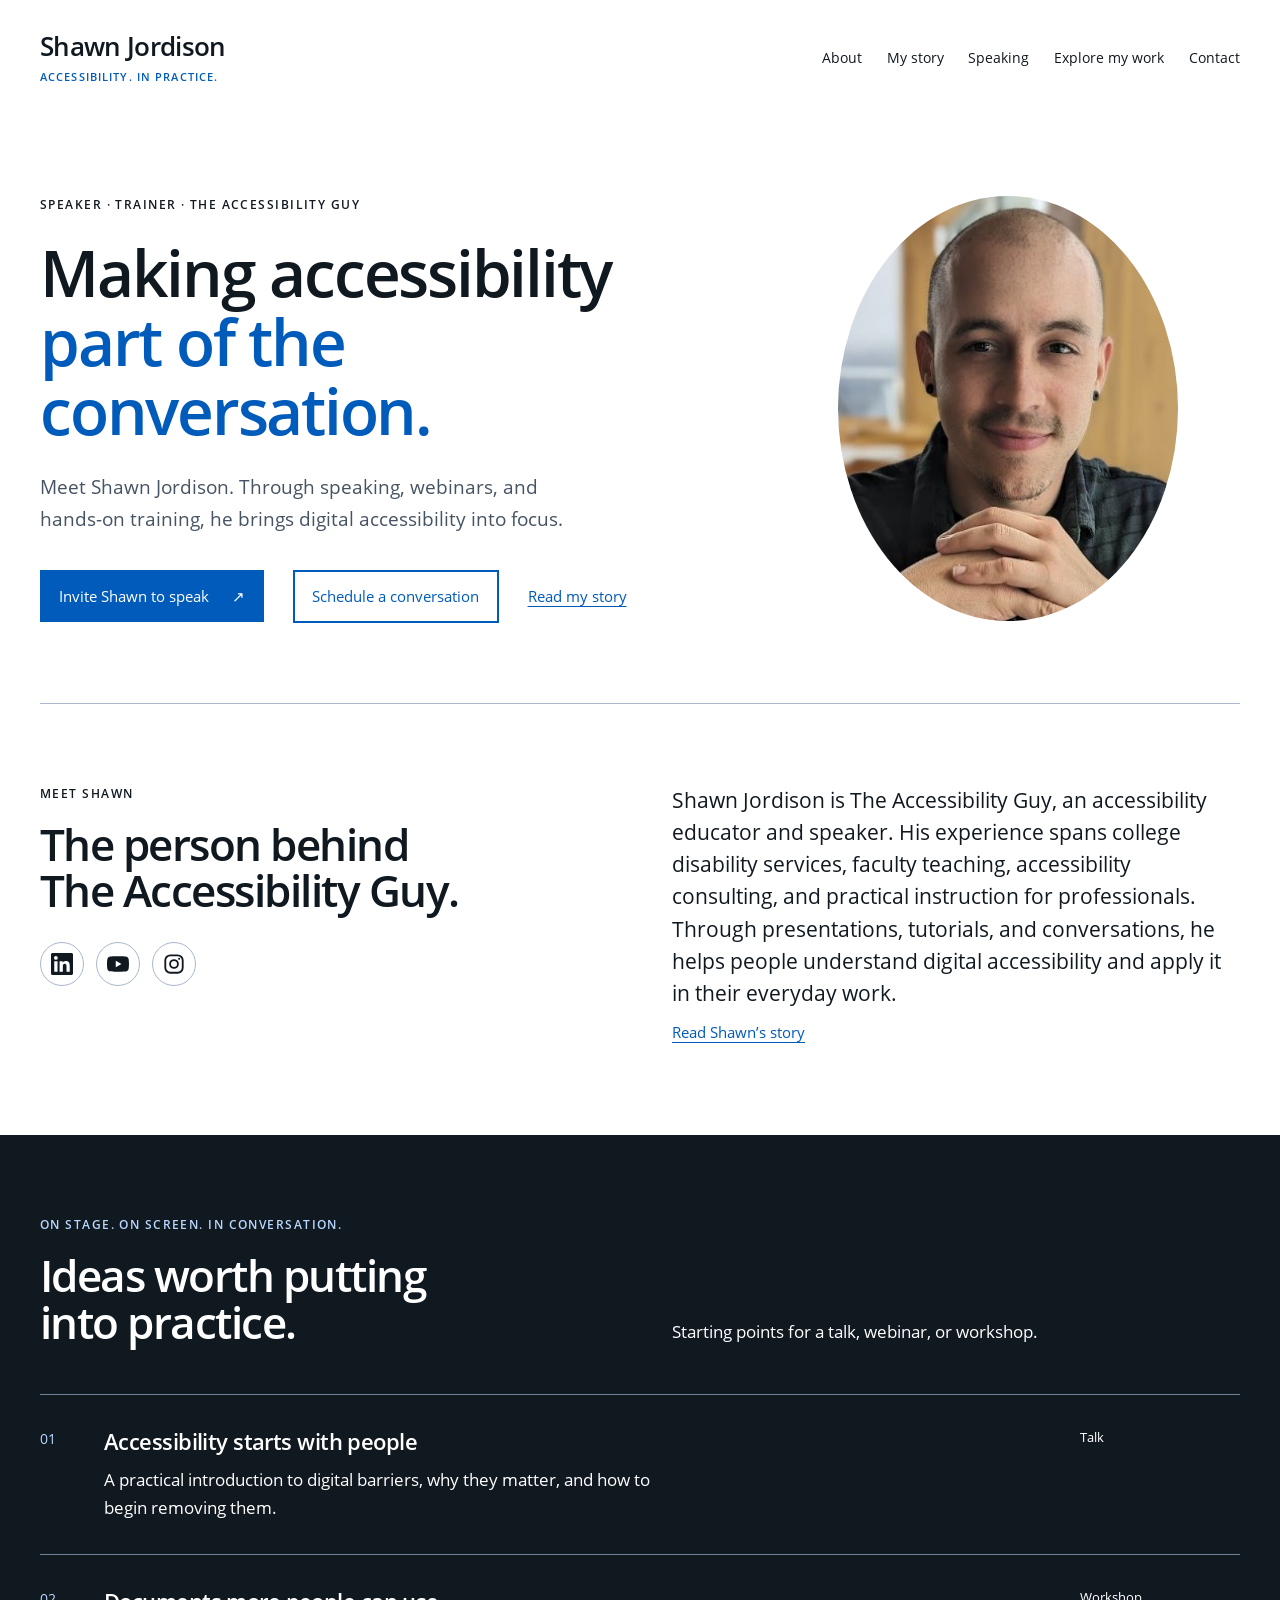
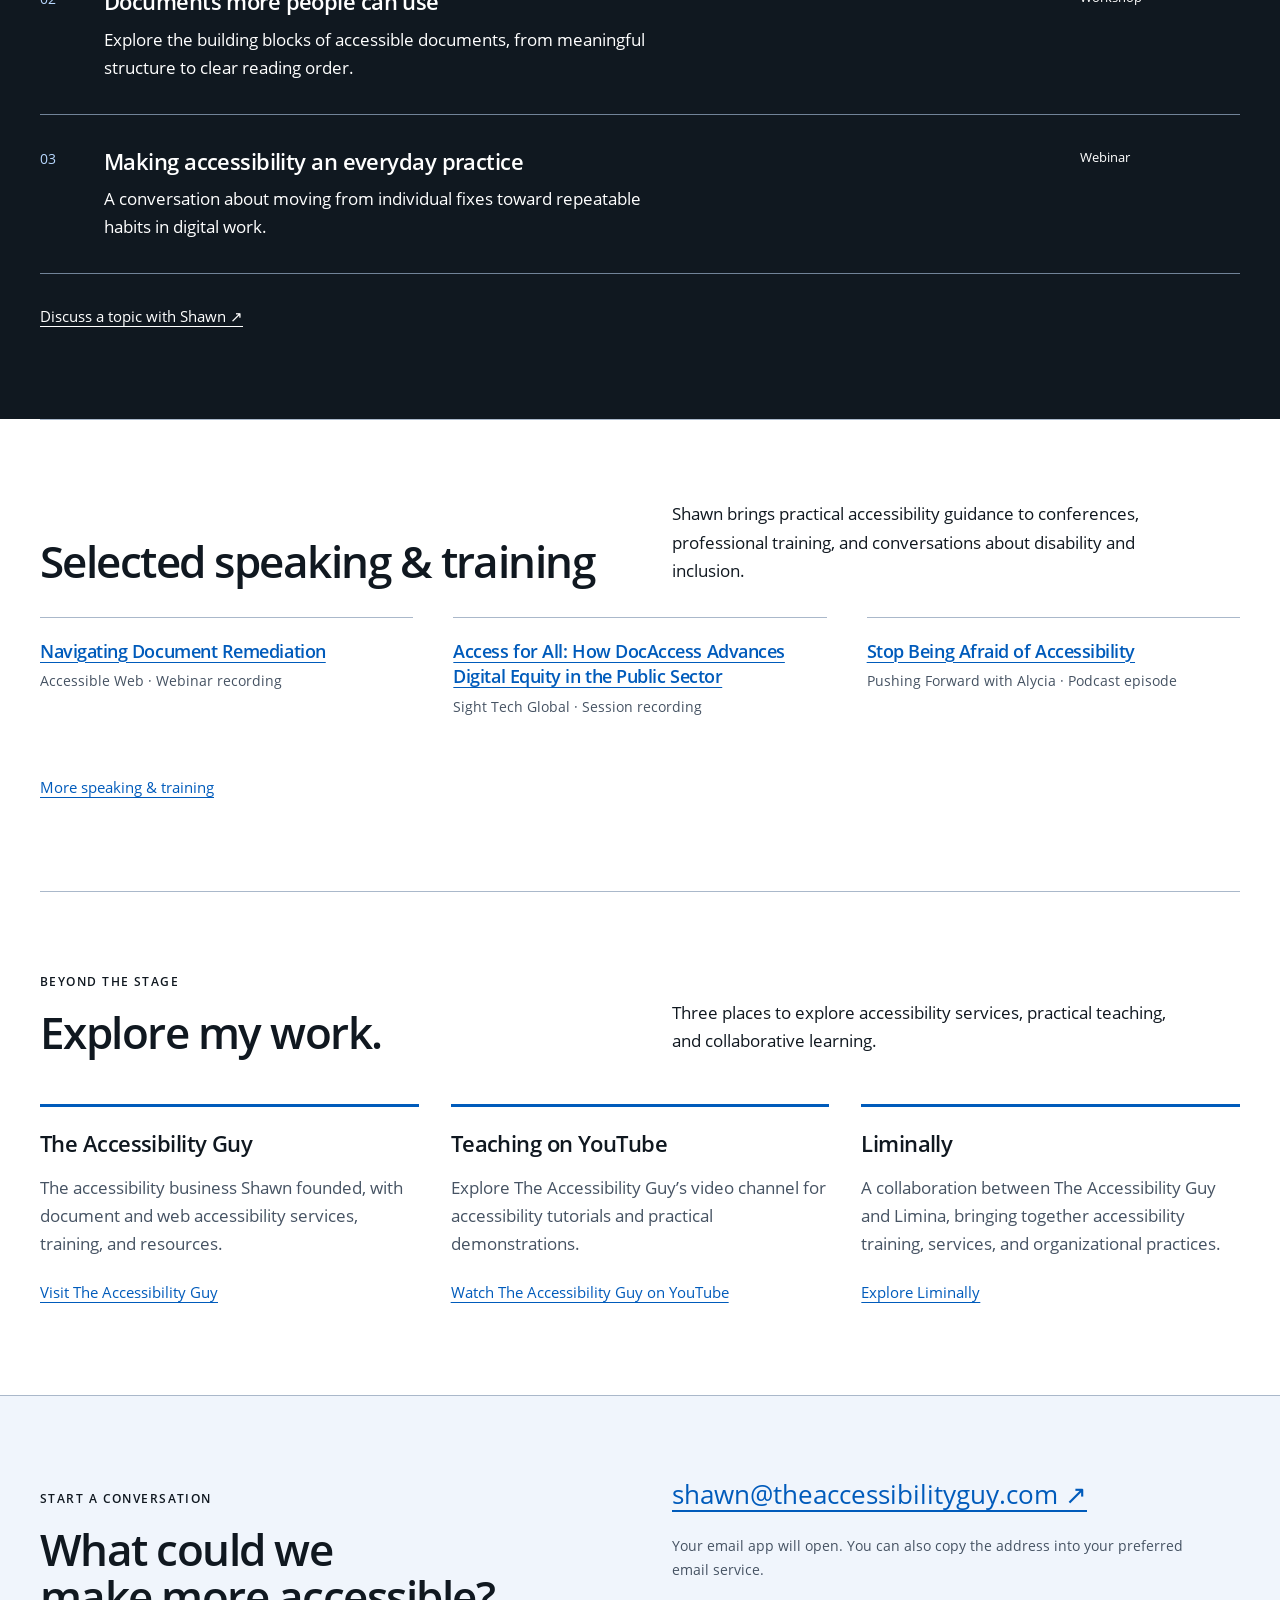
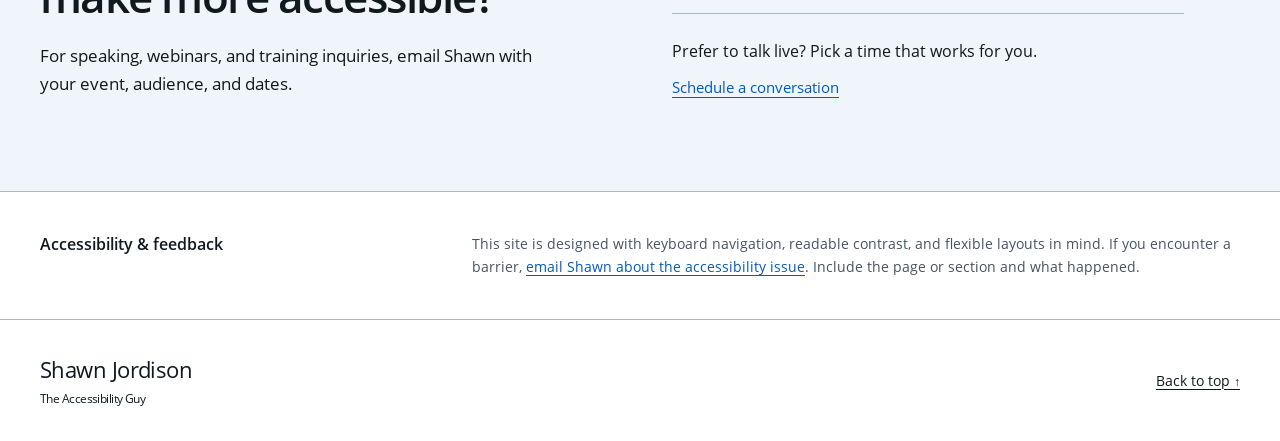
<file: index.html>
<!doctype html>
<html lang="en">
<head>
  <meta charset="utf-8">
  <meta name="viewport" content="width=device-width, initial-scale=1">
  <meta name="description" content="Meet Shawn Jordison, The Accessibility Guy. Explore speaking, training, and conversations about digital accessibility.">
  <title>Shawn Jordison | Accessibility speaker &amp; trainer</title>
  <link rel="stylesheet" href="styles.css">
  <link rel="canonical" href="https://shawnjordison.com/">
  <meta property="og:type" content="website">
  <meta property="og:site_name" content="Shawn Jordison">
  <meta property="og:locale" content="en_US">
  <meta property="og:url" content="https://shawnjordison.com/">
  <meta property="og:title" content="Shawn Jordison | Accessibility speaker &amp; trainer">
  <meta property="og:description" content="Meet Shawn Jordison, The Accessibility Guy. Explore speaking, training, and conversations about digital accessibility.">
  <meta property="og:image" content="https://shawnjordison.com/shawn-jordison-share.jpg">
  <meta property="og:image:type" content="image/jpeg">
  <meta property="og:image:width" content="1200">
  <meta property="og:image:height" content="630">
  <meta property="og:image:alt" content="Shawn Jordison, The Accessibility Guy, accessibility speaker and trainer. Includes his portrait and the address shawnjordison.com.">
  <meta name="twitter:card" content="summary_large_image">
  <meta name="twitter:title" content="Shawn Jordison | Accessibility speaker &amp; trainer">
  <meta name="twitter:description" content="Meet Shawn Jordison, The Accessibility Guy. Explore speaking, training, and conversations about digital accessibility.">
  <meta name="twitter:image" content="https://shawnjordison.com/shawn-jordison-share.jpg">
  <meta name="twitter:image:alt" content="Shawn Jordison, The Accessibility Guy, accessibility speaker and trainer. Includes his portrait and the address shawnjordison.com.">
  <link rel="icon" href="favicon.ico" sizes="any">
  <link rel="icon" type="image/png" href="icon-512.png">
  <link rel="apple-touch-icon" href="apple-touch-icon.png">
  <meta name="theme-color" content="#005bbb">
  <script type="application/ld+json">{"@context": "https://schema.org", "@type": "Person", "name": "Shawn Jordison", "alternateName": "The Accessibility Guy", "url": "https://shawnjordison.com/", "image": "https://shawnjordison.com/shawn-jordison.jpg", "jobTitle": "Accessibility speaker and trainer", "email": "mailto:shawn@theaccessibilityguy.com", "sameAs": ["https://www.linkedin.com/in/shawnjordison/", "https://www.youtube.com/channel/UCPO0yzGQJmAa290DjrByhwQ", "https://www.instagram.com/theaccessibilityguy/", "https://theaccessibilityguy.com/"], "worksFor": {"@type": "Organization", "name": "The Accessibility Guy", "url": "https://theaccessibilityguy.com/"}}</script>

</head>
<body>
  <a class="skip-link" href="#main">Skip to main content</a>
  <header class="site-header" id="top">
    <div class="shell header-inner">
      <a class="wordmark" href="#top">Shawn Jordison<span>Accessibility. In practice.</span></a>
      <nav aria-label="Main navigation">
        <ul><li><a href="#about">About</a></li><li><a href="story.html">My story</a></li><li><a href="#speaking">Speaking</a></li><li><a href="#projects">Explore my work</a></li><li><a href="#contact">Contact</a></li></ul>
      </nav>
    </div>
  </header>
  <main id="main" tabindex="-1">
    <section class="hero shell" aria-labelledby="hero-title">
      <div class="hero-copy">
        <p class="eyebrow">Speaker · Trainer · The Accessibility Guy</p>
        <h1 id="hero-title">Making accessibility <br><em>part of the conversation.</em></h1>
        <p class="intro">Meet Shawn Jordison. Through speaking, webinars, and hands-on training, he brings digital accessibility into focus.</p>
        <div class="actions"><a class="button" href="mailto:shawn@theaccessibilityguy.com">Invite Shawn to speak <span aria-hidden="true">↗</span></a><a class="button button-secondary" href="https://tidycal.com/shawnjordison0000">Schedule a conversation</a><a class="text-link" href="story.html">Read my story</a></div>
      </div>
      <figure class="portrait"><img src="shawn-jordison.jpg" alt="Shawn Jordison" width="527" height="420"></figure>
    </section>
    <section class="about section shell" id="about" aria-labelledby="about-title">
      <div><p class="eyebrow">Meet Shawn</p><h2 id="about-title">The person behind<br>The Accessibility Guy.</h2><ul class="social-links" aria-label="Social media"><li><a href="https://www.linkedin.com/in/shawnjordison/"><svg viewBox="0 0 24 24" width="24" height="24" aria-hidden="true" focusable="false" fill="currentColor"><path d="M20.45 20.45h-3.55v-5.57c0-1.33-.03-3.04-1.85-3.04-1.86 0-2.14 1.45-2.14 2.94v5.67H9.35V9h3.41v1.56h.05c.48-.9 1.64-1.85 3.37-1.85 3.6 0 4.27 2.37 4.27 5.46v6.28zM5.34 7.43a2.06 2.06 0 1 1 0-4.13 2.06 2.06 0 0 1 0 4.13zM7.12 20.45H3.56V9h3.56v11.45zM22.23 0H1.77C.79 0 0 .77 0 1.73v20.54C0 23.23.79 24 1.77 24h20.45c.98 0 1.78-.77 1.78-1.73V1.73C24 .77 23.2 0 22.22 0z"/></svg><span class="visually-hidden">Shawn Jordison on LinkedIn</span></a></li><li><a href="https://www.youtube.com/channel/UCPO0yzGQJmAa290DjrByhwQ"><svg viewBox="0 0 24 24" width="24" height="24" aria-hidden="true" focusable="false" fill="currentColor"><path d="M23.5 6.19a3.02 3.02 0 0 0-2.12-2.14C19.5 3.55 12 3.55 12 3.55s-7.5 0-9.38.5A3.02 3.02 0 0 0 .5 6.19C0 8.07 0 12 0 12s0 3.93.5 5.81a3.02 3.02 0 0 0 2.12 2.14c1.88.5 9.38.5 9.38.5s7.5 0 9.38-.5a3.02 3.02 0 0 0 2.12-2.14C24 15.93 24 12 24 12s0-3.93-.5-5.81zM9.55 15.57V8.43L15.82 12l-6.27 3.57z"/></svg><span class="visually-hidden">The Accessibility Guy on YouTube</span></a></li><li><a href="https://www.instagram.com/theaccessibilityguy/"><svg viewBox="0 0 24 24" width="24" height="24" aria-hidden="true" focusable="false" fill="none" stroke="currentColor" stroke-width="2"><rect x="2.5" y="2.5" width="19" height="19" rx="5.5"/><circle cx="12" cy="12" r="4.3"/><circle cx="17.6" cy="6.4" r="1.1" fill="currentColor" stroke="none"/></svg><span class="visually-hidden">The Accessibility Guy on Instagram</span></a></li></ul></div>
      <div class="section-copy"><p class="lead">Shawn Jordison is The Accessibility Guy, an accessibility educator and speaker. His experience spans college disability services, faculty teaching, accessibility consulting, and practical instruction for professionals. Through presentations, tutorials, and conversations, he helps people understand digital accessibility and apply it in their everyday work.</p><a class="text-link" href="story.html">Read Shawn’s story</a></div>
    </section>
    <section class="speaking section" id="speaking" aria-labelledby="speaking-title">
      <div class="shell"><div class="section-heading"><div><p class="eyebrow">On stage. On screen. In conversation.</p><h2 id="speaking-title">Ideas worth putting<br>into practice.</h2></div><p>Starting points for a talk, webinar, or workshop.</p></div>
        <ol class="topic-list">
          <li><div class="topic-number" aria-hidden="true">01</div><div><h3>Accessibility starts with people</h3><p>A practical introduction to digital barriers, why they matter, and how to begin removing them.</p></div><p class="format">Talk</p></li>
          <li><div class="topic-number" aria-hidden="true">02</div><div><h3>Documents more people can use</h3><p>Explore the building blocks of accessible documents, from meaningful structure to clear reading order.</p></div><p class="format">Workshop</p></li>
          <li><div class="topic-number" aria-hidden="true">03</div><div><h3>Making accessibility an everyday practice</h3><p>A conversation about moving from individual fixes toward repeatable habits in digital work.</p></div><p class="format">Webinar</p></li>
        </ol>
        <a class="text-link" href="mailto:shawn@theaccessibilityguy.com">Discuss a topic with Shawn <span aria-hidden="true">↗</span></a>
      </div>
    </section>
    <section class="section shell highlights" id="highlights" aria-labelledby="highlights-title">
      <div class="section-heading"><h2 id="highlights-title">Selected speaking &amp; training</h2><p>Shawn brings practical accessibility guidance to conferences, professional training, and conversations about disability and inclusion.</p></div>
      <ul class="talk-list"><li><h3><a href="https://youtu.be/S3RVaYy-4cs">Navigating Document Remediation</a></h3><p class="talk-meta">Accessible Web · Webinar recording</p></li><li><h3><a href="https://www.youtube.com/watch?v=0vKooROe-qs">Access for All: How DocAccess Advances Digital Equity in the Public Sector</a></h3><p class="talk-meta">Sight Tech Global · Session recording</p></li><li><h3><a href="https://podcasts.apple.com/us/podcast/stop-being-afraid-of-accessibility/id1693596344?i=1000768851243">Stop Being Afraid of Accessibility</a></h3><p class="talk-meta">Pushing Forward with Alycia · Podcast episode</p></li></ul>
      <a class="text-link" href="speaking.html">More speaking &amp; training</a>
    </section>
    <section class="section shell projects" id="projects" aria-labelledby="projects-title">
      <div class="section-heading"><div><p class="eyebrow">Beyond the stage</p><h2 id="projects-title">Explore my work.</h2></div><p>Three places to explore accessibility services, practical teaching, and collaborative learning.</p></div>
      <div class="project-grid">
        <article><h3>The Accessibility Guy</h3><p>The accessibility business Shawn founded, with document and web accessibility services, training, and resources.</p><a class="text-link" href="https://theaccessibilityguy.com/">Visit The Accessibility Guy</a></article>
        <article><h3>Teaching on YouTube</h3><p>Explore The Accessibility Guy’s video channel for accessibility tutorials and practical demonstrations.</p><a class="text-link" href="https://www.youtube.com/channel/UCPO0yzGQJmAa290DjrByhwQ">Watch The Accessibility Guy on YouTube</a></article>
        <article><h3>Liminally</h3><p>A collaboration between The Accessibility Guy and Limina, bringing together accessibility training, services, and organizational practices.</p><a class="text-link" href="https://liminally.academy/">Explore Liminally</a></article>
      </div>
    </section>
    <section class="contact section" id="contact" aria-labelledby="contact-title"><div class="shell contact-inner"><div><p class="eyebrow">Start a conversation</p><h2 id="contact-title">What could we<br>make more accessible?</h2><p>For speaking, webinars, and training inquiries, email Shawn with your event, audience, and dates.</p></div><div class="contact-details"><a class="email-link" href="mailto:shawn@theaccessibilityguy.com">shawn@theaccessibilityguy.com <span aria-hidden="true">↗</span></a><p>Your email app will open. You can also copy the address into your preferred email service.</p><p class="contact-alt">Prefer to talk live? Pick a time that works for you.</p><a class="text-link" href="https://tidycal.com/shawnjordison0000">Schedule a conversation</a></div></div></section>
    <section class="accessibility shell" aria-labelledby="accessibility-title"><h2 id="accessibility-title">Accessibility &amp; feedback</h2><p>This site is designed with keyboard navigation, readable contrast, and flexible layouts in mind. If you encounter a barrier, <a href="mailto:shawn@theaccessibilityguy.com?subject=Website%20accessibility%20feedback">email Shawn about the accessibility issue</a>. Include the page or section and what happened.</p></section>
  </main>
  <footer class="site-footer"><div class="shell footer-inner"><p>Shawn Jordison<span>The Accessibility Guy</span></p><a href="#top">Back to top <span aria-hidden="true">↑</span></a></div></footer>
</body>
</html>
</file>
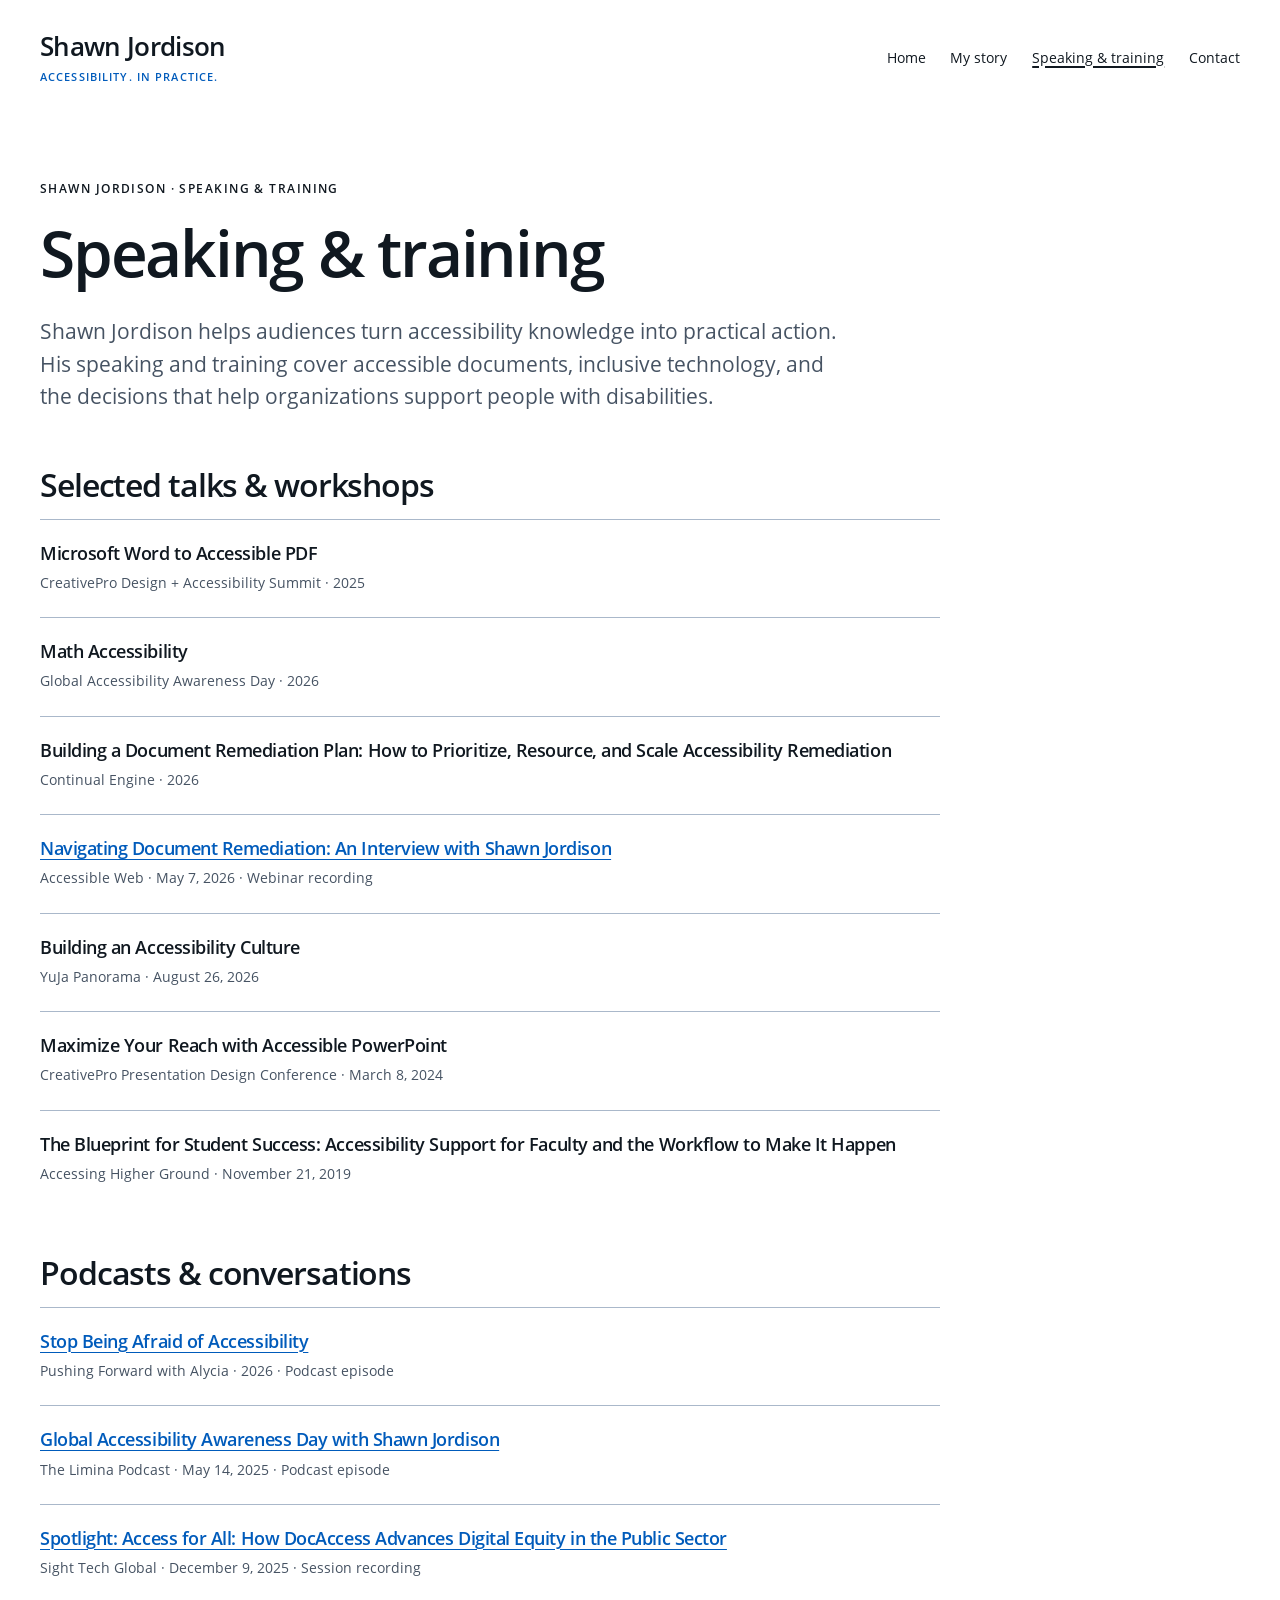
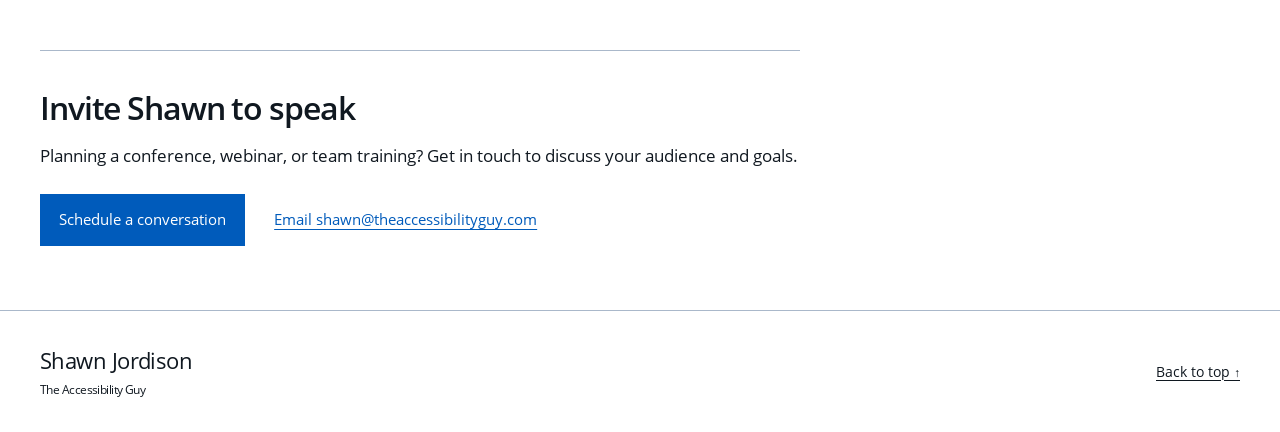
<file: speaking.html>
<!doctype html>
<html lang="en"><head><meta charset="utf-8"><meta name="viewport" content="width=device-width, initial-scale=1"><meta name="description" content="Selected talks, workshops, podcasts, and upcoming appearances by Shawn Jordison, The Accessibility Guy."><title>Speaking &amp; training | Shawn Jordison</title><link rel="stylesheet" href="styles.css">
  <link rel="canonical" href="https://shawnjordison.com/speaking.html">
  <meta property="og:type" content="website">
  <meta property="og:site_name" content="Shawn Jordison">
  <meta property="og:locale" content="en_US">
  <meta property="og:url" content="https://shawnjordison.com/speaking.html">
  <meta property="og:title" content="Speaking &amp; training | Shawn Jordison">
  <meta property="og:description" content="Selected talks, workshops, podcasts, and upcoming appearances by Shawn Jordison, The Accessibility Guy.">
  <meta property="og:image" content="https://shawnjordison.com/shawn-jordison-share.jpg">
  <meta property="og:image:type" content="image/jpeg">
  <meta property="og:image:width" content="1200">
  <meta property="og:image:height" content="630">
  <meta property="og:image:alt" content="Shawn Jordison, The Accessibility Guy, accessibility speaker and trainer. Includes his portrait and the address shawnjordison.com.">
  <meta name="twitter:card" content="summary_large_image">
  <meta name="twitter:title" content="Speaking &amp; training | Shawn Jordison">
  <meta name="twitter:description" content="Selected talks, workshops, podcasts, and upcoming appearances by Shawn Jordison, The Accessibility Guy.">
  <meta name="twitter:image" content="https://shawnjordison.com/shawn-jordison-share.jpg">
  <meta name="twitter:image:alt" content="Shawn Jordison, The Accessibility Guy, accessibility speaker and trainer. Includes his portrait and the address shawnjordison.com.">
  <link rel="icon" href="favicon.ico" sizes="any">
  <link rel="icon" type="image/png" href="icon-512.png">
  <link rel="apple-touch-icon" href="apple-touch-icon.png">
  <meta name="theme-color" content="#005bbb">
</head><body>
<a class="skip-link" href="#main">Skip to main content</a>
  <header class="site-header" id="top">
    <div class="shell header-inner">
      <a class="wordmark" href="index.html">Shawn Jordison<span>Accessibility. In practice.</span></a>
      <nav aria-label="Main navigation">
        <ul><li><a href="index.html">Home</a></li><li><a href="story.html">My story</a></li><li><a href="speaking.html" aria-current="page">Speaking &amp; training</a></li><li><a href="index.html#contact">Contact</a></li></ul>
      </nav>
    </div>
  </header>
<main id="main" tabindex="-1">
<div class="story shell speaking-page">
<header class="story-header"><p class="eyebrow">Shawn Jordison · Speaking &amp; training</p><h1>Speaking &amp; training</h1><p class="lead">Shawn Jordison helps audiences turn accessibility knowledge into practical action. His speaking and training cover accessible documents, inclusive technology, and the decisions that help organizations support people with disabilities.</p></header>
<section class="talk-section" aria-labelledby="talks-title"><h2 id="talks-title">Selected talks &amp; workshops</h2><ul class="talk-list"><li><h3>Microsoft Word to Accessible PDF</h3><p class="talk-meta">CreativePro Design + Accessibility Summit · 2025</p></li><li><h3>Math Accessibility</h3><p class="talk-meta">Global Accessibility Awareness Day · 2026</p></li><li><h3>Building a Document Remediation Plan: How to Prioritize, Resource, and Scale Accessibility Remediation</h3><p class="talk-meta">Continual Engine · 2026</p></li><li><h3><a href="https://youtu.be/S3RVaYy-4cs">Navigating Document Remediation: An Interview with Shawn Jordison</a></h3><p class="talk-meta">Accessible Web · May 7, 2026 · Webinar recording</p></li><li><h3>Building an Accessibility Culture</h3><p class="talk-meta">YuJa Panorama · August 26, 2026</p></li><li><h3>Maximize Your Reach with Accessible PowerPoint</h3><p class="talk-meta">CreativePro Presentation Design Conference · March 8, 2024</p></li><li><h3>The Blueprint for Student Success: Accessibility Support for Faculty and the Workflow to Make It Happen</h3><p class="talk-meta">Accessing Higher Ground · November 21, 2019</p></li></ul></section>
<section class="talk-section" aria-labelledby="podcasts-title"><h2 id="podcasts-title">Podcasts &amp; conversations</h2><ul class="talk-list"><li><h3><a href="https://podcasts.apple.com/us/podcast/stop-being-afraid-of-accessibility/id1693596344?i=1000768851243">Stop Being Afraid of Accessibility</a></h3><p class="talk-meta">Pushing Forward with Alycia · 2026 · Podcast episode</p></li><li><h3><a href="https://podcasts.apple.com/us/podcast/episode-14-global-accessibility-awareness-day-with/id1675388114?i=1000708526973">Global Accessibility Awareness Day with Shawn Jordison</a></h3><p class="talk-meta">The Limina Podcast · May 14, 2025 · Podcast episode</p></li><li><h3><a href="https://www.youtube.com/watch?v=0vKooROe-qs">Spotlight: Access for All: How DocAccess Advances Digital Equity in the Public Sector</a></h3><p class="talk-meta">Sight Tech Global · December 9, 2025 · Session recording</p></li></ul></section>
<section class="talk-section" id="upcoming" aria-labelledby="upcoming-title"><h2 id="upcoming-title">Upcoming appearances</h2><ul class="talk-list"><li data-until="2026-10-23T00:00:00-07:00"><h3>Building Better Word-to-PDF Accessibility Workflows</h3><p class="talk-meta">CreativePro Design + Accessibility Summit · October 22, 2026</p></li><li data-until="2026-11-20T00:00:00-08:00"><h3>Why Accessibility Training Fails—and What Actually Works</h3><p class="talk-meta">With Maria Taylor · Accessing Higher Ground · November 19, 2026</p></li></ul></section>
<section class="story-contact" aria-labelledby="invite-title"><h2 id="invite-title">Invite Shawn to speak</h2><p>Planning a conference, webinar, or team training? Get in touch to discuss your audience and goals.</p><div class="actions"><a class="button" href="https://tidycal.com/shawnjordison0000">Schedule a conversation</a><a class="text-link" href="mailto:shawn@theaccessibilityguy.com">Email shawn@theaccessibilityguy.com</a></div></section>
</div>
</main>
<script>(function(){var n=Date.now();document.querySelectorAll("[data-until]").forEach(function(li){if(n>=Date.parse(li.getAttribute("data-until")))li.remove()});var u=document.getElementById("upcoming");if(u&&!u.querySelector("li"))u.remove()})();</script>
<footer class="site-footer"><div class="shell footer-inner"><p>Shawn Jordison<span>The Accessibility Guy</span></p><a href="#top">Back to top <span aria-hidden="true">↑</span></a></div></footer></body></html>
</file>
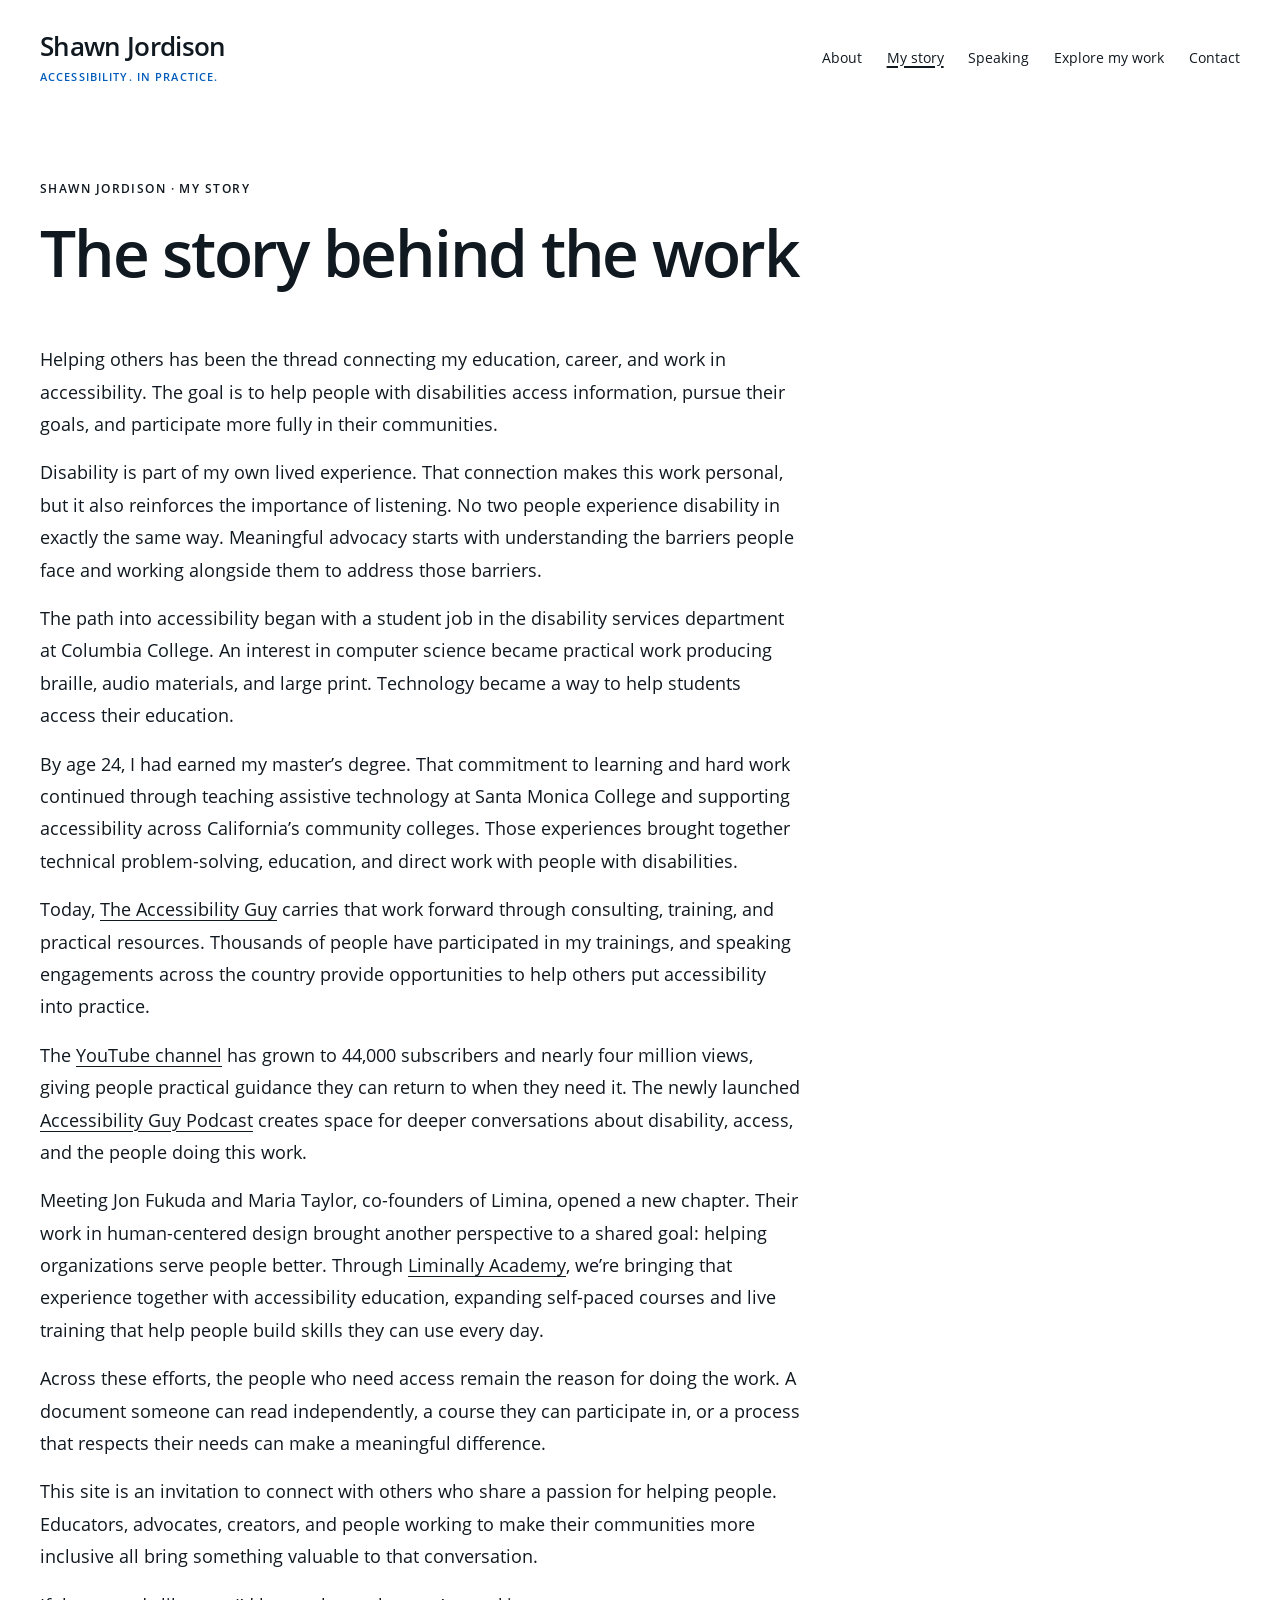
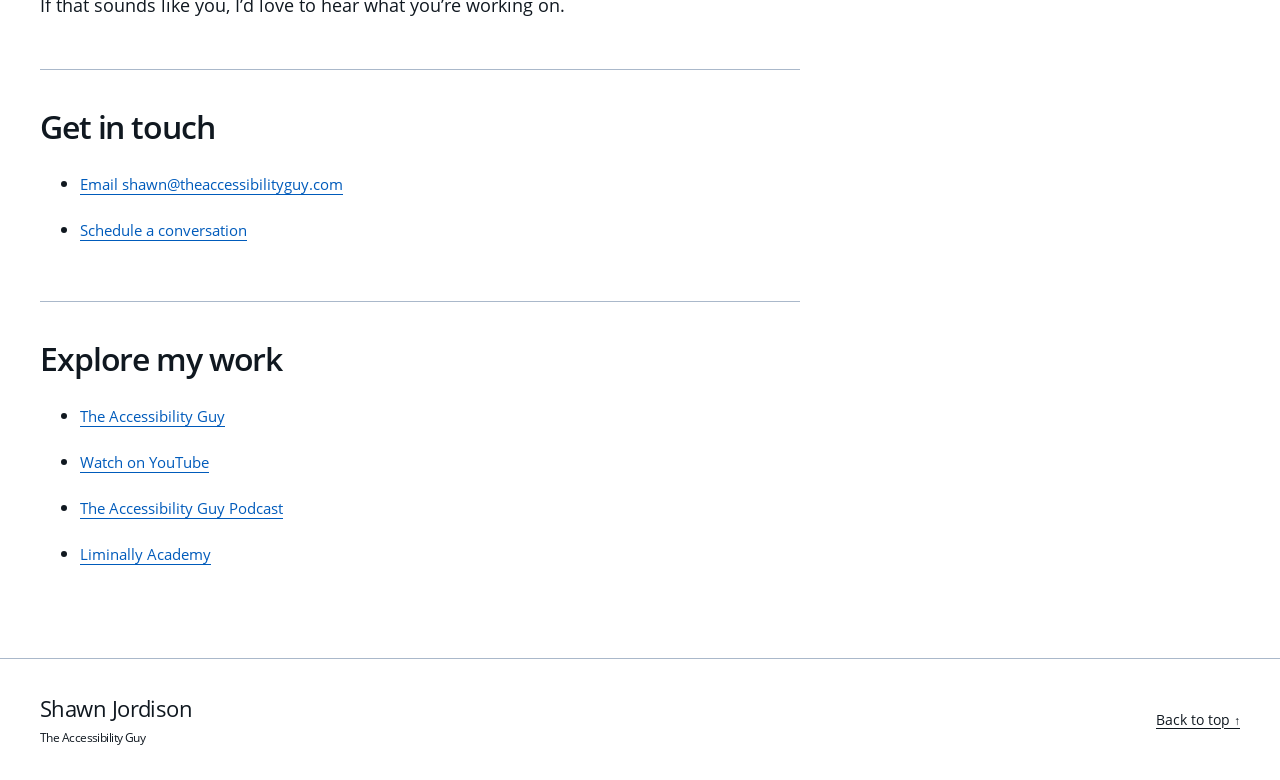
<file: story.html>
<!doctype html>
<html lang="en"><head><meta charset="utf-8"><meta name="viewport" content="width=device-width, initial-scale=1"><meta name="description" content="Shawn Jordison’s story: how he got into accessibility and founded The Accessibility Guy."><title>My story | Shawn Jordison</title><link rel="stylesheet" href="styles.css">
  <link rel="canonical" href="https://shawnjordison.com/story.html">
  <meta property="og:type" content="website">
  <meta property="og:site_name" content="Shawn Jordison">
  <meta property="og:locale" content="en_US">
  <meta property="og:url" content="https://shawnjordison.com/story.html">
  <meta property="og:title" content="My story | Shawn Jordison">
  <meta property="og:description" content="Shawn Jordison’s story: how he got into accessibility and founded The Accessibility Guy.">
  <meta property="og:image" content="https://shawnjordison.com/shawn-jordison-share.jpg">
  <meta property="og:image:type" content="image/jpeg">
  <meta property="og:image:width" content="1200">
  <meta property="og:image:height" content="630">
  <meta property="og:image:alt" content="Shawn Jordison, The Accessibility Guy, accessibility speaker and trainer. Includes his portrait and the address shawnjordison.com.">
  <meta name="twitter:card" content="summary_large_image">
  <meta name="twitter:title" content="My story | Shawn Jordison">
  <meta name="twitter:description" content="Shawn Jordison’s story: how he got into accessibility and founded The Accessibility Guy.">
  <meta name="twitter:image" content="https://shawnjordison.com/shawn-jordison-share.jpg">
  <meta name="twitter:image:alt" content="Shawn Jordison, The Accessibility Guy, accessibility speaker and trainer. Includes his portrait and the address shawnjordison.com.">
  <link rel="icon" href="favicon.ico" sizes="any">
  <link rel="icon" type="image/png" href="icon-512.png">
  <link rel="apple-touch-icon" href="apple-touch-icon.png">
  <meta name="theme-color" content="#005bbb">
</head><body>
<a class="skip-link" href="#main">Skip to main content</a>
  <header class="site-header" id="top">
    <div class="shell header-inner">
      <a class="wordmark" href="index.html">Shawn Jordison<span>Accessibility. In practice.</span></a>
      <nav aria-label="Main navigation">
        <ul><li><a href="index.html#about">About</a></li><li><a href="story.html" aria-current="page">My story</a></li><li><a href="index.html#speaking">Speaking</a></li><li><a href="index.html#projects">Explore my work</a></li><li><a href="index.html#contact">Contact</a></li></ul>
      </nav>
    </div>
  </header>
<main id="main" tabindex="-1">
<article class="story shell"><header class="story-header"><p class="eyebrow">Shawn Jordison · My story</p><h1>The story behind the work</h1></header><div class="story-body" style="margin-bottom:3rem"><p>Helping others has been the thread connecting my education, career, and work in accessibility. The goal is to help people with disabilities access information, pursue their goals, and participate more fully in their communities.</p><p>Disability is part of my own lived experience. That connection makes this work personal, but it also reinforces the importance of listening. No two people experience disability in exactly the same way. Meaningful advocacy starts with understanding the barriers people face and working alongside them to address those barriers.</p><p>The path into accessibility began with a student job in the disability services department at Columbia College. An interest in computer science became practical work producing braille, audio materials, and large print. Technology became a way to help students access their education.</p><p>By age 24, I had earned my master’s degree. That commitment to learning and hard work continued through teaching assistive technology at Santa Monica College and supporting accessibility across California’s community colleges. Those experiences brought together technical problem-solving, education, and direct work with people with disabilities.</p><p>Today, <a href="https://theaccessibilityguy.com/">The Accessibility Guy</a> carries that work forward through consulting, training, and practical resources. Thousands of people have participated in my trainings, and speaking engagements across the country provide opportunities to help others put accessibility into practice.</p><p>The <a href="https://www.youtube.com/channel/UCPO0yzGQJmAa290DjrByhwQ">YouTube channel</a> has grown to 44,000 subscribers and nearly four million views, giving people practical guidance they can return to when they need it. The newly launched <a href="https://theaccessibilityguy.com/podcast/">Accessibility Guy Podcast</a> creates space for deeper conversations about disability, access, and the people doing this work.</p><p>Meeting Jon Fukuda and Maria Taylor, co-founders of Limina, opened a new chapter. Their work in human-centered design brought another perspective to a shared goal: helping organizations serve people better. Through <a href="https://liminally.academy/">Liminally Academy</a>, we’re bringing that experience together with accessibility education, expanding self-paced courses and live training that help people build skills they can use every day.</p><p>Across these efforts, the people who need access remain the reason for doing the work. A document someone can read independently, a course they can participate in, or a process that respects their needs can make a meaningful difference.</p><p>This site is an invitation to connect with others who share a passion for helping people. Educators, advocates, creators, and people working to make their communities more inclusive all bring something valuable to that conversation.</p><p>If that sounds like you, I’d love to hear what you’re working on.</p></div><div class="story-contact" style="margin-bottom:3rem"><h2>Get in touch</h2><ul><li><a class="text-link" href="mailto:shawn@theaccessibilityguy.com">Email shawn@theaccessibilityguy.com</a></li><li><a class="text-link" href="https://tidycal.com/shawnjordison0000">Schedule a conversation</a></li></ul></div><div class="story-contact"><h2>Explore my work</h2><ul><li><a class="text-link" href="https://theaccessibilityguy.com/">The Accessibility Guy</a></li><li><a class="text-link" href="https://www.youtube.com/channel/UCPO0yzGQJmAa290DjrByhwQ">Watch on YouTube</a></li><li><a class="text-link" href="https://theaccessibilityguy.com/podcast/">The Accessibility Guy Podcast</a></li><li><a class="text-link" href="https://liminally.academy/">Liminally Academy</a></li></ul></div></article></main>
<footer class="site-footer"><div class="shell footer-inner"><p>Shawn Jordison<span>The Accessibility Guy</span></p><a href="#top">Back to top <span aria-hidden="true">↑</span></a></div></footer></body></html>
</file>
<file: styles.css>
@font-face{font-family:'Open Sans';src:url('fonts/OpenSans-Regular.ttf') format('truetype');font-style:normal;font-weight:400;font-display:swap}
@font-face{font-family:'Open Sans';src:url('fonts/OpenSans-Semibold.ttf') format('truetype');font-style:normal;font-weight:600;font-display:swap}
:root{--paper:#ffffff;--ink:#101820;--muted:#465363;--line:#aab8ca;--blue:#005bbb;--tint:#f0f5fc;--white:#ffffff;--accent:#b8d8ff;--focus:#005bbb}
*{box-sizing:border-box}html{scroll-padding-top:1rem}body{margin:0;background:var(--paper);color:var(--ink);font-family:'Open Sans',Arial,sans-serif;font-size:1.0625rem;line-height:1.65}a{color:inherit;text-underline-offset:.24em;text-decoration-thickness:.08em}a:hover{text-decoration-thickness:.15em}a:focus-visible{outline:3px solid var(--focus);outline-offset:5px;background-color:#fff;color:#101820}h1,h2,h3,p,figure{margin:0}h1,h2{font-family:'Open Sans',Arial,sans-serif;font-weight:600;letter-spacing:-.035em;line-height:1.08;text-wrap:balance}h1{font-size:clamp(2.75rem,5vw,4.6rem)}h2{font-size:clamp(2.15rem,3.4vw,3.4rem)}h3{font-size:1.4rem;line-height:1.3;font-weight:600;letter-spacing:-.025em}p+p{margin-top:1rem}em{font-weight:600;font-style:normal;color:var(--blue)}.shell{width:min(100% - 4rem,1200px);margin-inline:auto}.eyebrow{font-size:.75rem;font-weight:600;letter-spacing:.12em;line-height:1.6;text-transform:uppercase}.small{font-size:.875rem}.skip-link{position:absolute;top:.5rem;left:1rem;transform:translateY(-180%);z-index:5;padding:.7rem 1rem;background:white}.skip-link:focus{transform:none}.header-inner{min-height:115px;display:flex;justify-content:space-between;align-items:center;gap:2rem}.wordmark{font-weight:600;font-family:'Open Sans',Arial,sans-serif;font-size:1.65rem;line-height:1.2;text-decoration:none}.wordmark span{font-weight:400;display:block;font-family:'Open Sans',Arial,sans-serif;font-size:.7rem;letter-spacing:.1em;margin-top:.45rem;text-transform:uppercase}nav ul{list-style:none;display:flex;flex-wrap:wrap;gap:.4rem 1.55rem;padding:0;margin:0}nav a{display:inline-flex;align-items:center;min-height:44px;text-decoration:none;font-size:.9rem}.draft-note{font-size:.8rem;padding:.7rem 0;background:var(--tint);border-block:1px solid var(--line);color:var(--muted)}.hero{padding-block:5rem;display:grid;grid-template-columns:1.45fr 1fr;gap:3.8rem;align-items:center}.hero .eyebrow{margin-bottom:1.5rem}.intro{font-size:1.2rem;max-width:33rem;margin-top:1.6rem;color:var(--muted)}.actions{display:flex;gap:1.8rem;flex-wrap:wrap;align-items:center;margin-top:2.2rem}.button{background:var(--blue);color:var(--white);display:inline-flex;gap:1.4rem;align-items:center;min-height:50px;padding:.85rem 1.2rem;text-decoration:none;font-size:.95rem}.button:hover{background:var(--ink);text-decoration:underline}.text-link{display:inline-block;padding:.65rem 0;font-size:.95rem}.portrait-placeholder{align-self:stretch;background:var(--tint);border:1px solid var(--line);display:flex;flex-direction:column;justify-content:space-between;overflow:hidden}.portrait-art{position:relative;min-height:250px;display:grid;place-items:center;overflow:hidden;border-bottom:1px solid var(--line)}.portrait-art>span{font-family:'Open Sans',Arial,sans-serif;font-size:6rem;letter-spacing:-.08em;position:relative;z-index:1}.orbit{position:absolute;width:340px;height:340px;border:1px solid #9bbce8;border-radius:50%}.one{left:-150px;top:-115px}.two{right:-150px;bottom:-170px}.portrait-placeholder figcaption{padding:1.5rem}.portrait-placeholder .eyebrow{display:block;margin-bottom:.5rem;font-size:.65rem}.portrait-placeholder figcaption p{font-weight:600;font-family:'Open Sans',Arial,sans-serif;font-size:1.5rem;line-height:1.3;margin-bottom:.4rem}.portrait-placeholder .small{color:var(--muted)}.section{padding-block:5rem}.about{border-top:1px solid var(--line);display:grid;grid-template-columns:1fr 1fr;gap:4rem}.section .eyebrow{margin-bottom:1.1rem}.lead{font-size:1.3rem;line-height:1.55}.section-copy>p:not(.lead){color:var(--muted)}.editor-note{border-left:3px solid var(--blue);padding-left:1rem;font-size:.875rem}.speaking{background:var(--ink);color:var(--white)}.section-heading{display:grid;grid-template-columns:1fr 1fr;gap:4rem;align-items:end;margin-bottom:3rem}.section-heading>p{max-width:32rem}.speaking .eyebrow{color:var(--accent)}.topic-list{list-style:none;margin:0 0 1.2rem;padding:0}.topic-list li{border-top:1px solid #718398;padding:2rem 0;display:grid;grid-template-columns:3rem 1fr 10rem;gap:1rem}.topic-list li:last-child{border-bottom:1px solid #718398}.topic-number{color:var(--accent);font-size:.9rem}.topic-list h3{margin-bottom:.6rem}.topic-list li p{max-width:36rem}.format{font-size:.8rem}.work-placeholder{border:1px solid var(--line);padding:2.5rem;display:grid;grid-template-columns:1fr 2fr;gap:3rem;background:var(--white)}.placeholder-label{font-size:.75rem;text-transform:uppercase;letter-spacing:.1em}.work-placeholder h3{margin-bottom:1rem}.work-placeholder .small{color:var(--muted)}.contact{background:var(--tint);border-block:1px solid var(--line)}.contact-inner{display:grid;grid-template-columns:1fr 1fr;gap:4rem;align-items:center}.contact h2{margin-bottom:1.4rem}.contact p{max-width:32rem}.email-link{font-family:'Open Sans',Arial,sans-serif;font-size:clamp(1.3rem,2vw,1.8rem);overflow-wrap:anywhere;line-height:1.5}.contact-details p{font-size:.9rem;color:var(--muted);margin-top:1.2rem}.accessibility{padding-block:2.5rem;display:grid;grid-template-columns:1fr 2fr;gap:3rem}.accessibility h2{font-family:'Open Sans',Arial,sans-serif;font-size:1rem;font-weight:600;letter-spacing:0;line-height:1.5}.accessibility p{font-size:.9rem;color:var(--muted)}.site-footer{border-top:1px solid var(--line)}.footer-inner{padding-block:2rem;display:flex;flex-wrap:wrap;justify-content:space-between;align-items:center;gap:1.5rem}.footer-inner>p:first-child{font-family:'Open Sans',Arial,sans-serif;font-size:1.4rem}.footer-inner span{display:block;font-family:'Open Sans',Arial,sans-serif;font-size:.75rem}.footer-inner a span{display:inline}.footer-inner a{padding:.5rem 0;font-size:.9rem}main:focus{outline:none}
@media(max-width:900px){.hero{gap:2rem;grid-template-columns:1.3fr 1fr}.header-inner{flex-wrap:wrap;padding-block:1.5rem;gap:1rem}.section-heading,.about,.contact-inner{gap:2rem}.topic-list li{grid-template-columns:2rem 1fr}.format{grid-column:2}.work-placeholder{grid-template-columns:1fr;gap:1rem}.hero h1 br{display:none}}
@media(max-width:650px){.shell{width:calc(100% - 2rem)}.header-inner{align-items:start}.wordmark{font-size:1.5rem}nav{width:100%}nav ul{gap:.1rem 1.25rem}.hero,.about,.section-heading,.contact-inner,.accessibility{grid-template-columns:1fr}.hero{padding-block:3rem;gap:2.5rem}.hero-copy{min-width:0}.hero h1{font-size:clamp(2.1rem,8.2vw,2.8rem)}.portrait-art{min-height:190px}.section{padding-block:3rem}.section-heading{margin-bottom:2rem}.work-placeholder{padding:1.4rem}.accessibility{gap:1rem}.actions{gap:1rem}.topic-list li{gap:.75rem}.section-copy,.contact-details{min-width:0}.footer-inner{align-items:start}.footer-inner p{margin:0}}
@media(prefers-reduced-motion:reduce){*,*::before,*::after{animation:none!important;transition:none!important;scroll-behavior:auto!important}}
@media(forced-colors:active){.button,.portrait-placeholder,.work-placeholder{border:1px solid CanvasText}a:focus-visible{outline-color:Highlight}.orbit{border-color:CanvasText}}
@media print{.draft-note,.skip-link,nav,.actions,.portrait-placeholder{display:none}.shell{width:100%}.hero,.section,.accessibility{padding-block:1.5rem}.hero,.about,.section-heading,.contact-inner{display:block}.speaking{background:white;color:black}.speaking .eyebrow,.topic-number{color:black}a{color:black}.section{break-inside:avoid}}
.speaking a:focus-visible{outline-color:var(--accent)}

.text-link,.email-link,.accessibility a{color:var(--blue)}.speaking .text-link{color:var(--white)}.portrait-art{background:#e6effb}.wordmark,.footer-inner>p:first-child{letter-spacing:-.025em}

.speaking a:focus-visible{color:var(--ink);background:var(--white)}

.projects{border-top:1px solid var(--line)}.project-grid{display:grid;grid-template-columns:repeat(3,minmax(0,1fr));gap:2rem}.project-grid article{border-top:3px solid var(--blue);padding-top:1.4rem;min-width:0}.project-grid h3{margin-bottom:1rem}.project-grid p{color:var(--muted)}.project-grid a{margin-top:.7rem;overflow-wrap:anywhere}.header-inner{flex-wrap:wrap;padding-block:1.5rem;row-gap:1rem}.project-grid .text-link:visited{color:var(--blue)}.project-grid .text-link:focus-visible{color:var(--ink);background:var(--white)}
@media(max-width:750px){.project-grid{grid-template-columns:1fr;gap:2rem}}
a.button:focus-visible,a.button:hover:focus-visible{background:var(--white);color:var(--ink);outline-color:var(--blue)}

.story{padding-block:4rem}.story-header{max-width:900px;margin-bottom:3.5rem}.story-header .eyebrow{margin-bottom:1.25rem}.story-header h1{margin-bottom:1.75rem}.story-header .lead{max-width:800px;color:var(--muted)}.story-body{max-width:760px}.story-body section{margin:0 0 3rem}.story-body h2{font-size:clamp(1.6rem,3vw,2rem);line-height:1.3;letter-spacing:-.025em;margin-bottom:1.3rem}.story-body p{font-size:1.125rem;line-height:1.8}.story-contact{max-width:760px;border-top:1px solid var(--line);padding-top:2.5rem}.story-contact h2{font-size:2rem;margin-bottom:1rem}.story-contact a{color:var(--blue)}nav a[aria-current="page"]{text-decoration:underline;text-decoration-thickness:.15em}@media(max-width:650px){.story{padding-block:2.5rem}.story-header h1{font-size:2.5rem}}

.portrait{margin:0}.portrait img{display:block;width:100%;height:auto;border:1px solid var(--line)}
@media(max-width:650px){.portrait{max-width:420px}}
.portrait{display:flex;justify-content:center}.portrait img{width:min(100%,340px);aspect-ratio:4/5;object-fit:cover;object-position:51% 40%;border:0;border-radius:50%}
.wordmark span{font-weight:600;color:var(--blue)}
.visually-hidden{position:absolute!important;width:1px;height:1px;padding:0;margin:-1px;overflow:hidden;clip:rect(0 0 0 0);white-space:nowrap;border:0}
.social-links{list-style:none;display:flex;gap:.75rem;margin:1.75rem 0 0;padding:0}.social-links a{display:inline-flex;align-items:center;justify-content:center;width:44px;height:44px;color:var(--ink);border:1px solid var(--line);border-radius:50%}.social-links a:hover{color:var(--blue);border-color:var(--blue)}.social-links a:focus-visible{outline-offset:3px;border-radius:50%}.social-links svg{width:22px;height:22px}
.contact-details p.contact-alt{margin-top:2rem;padding-top:1.5rem;border-top:1px solid var(--line);font-size:1rem;color:var(--ink)}
.button-secondary{background:var(--white);color:var(--blue);border:2px solid var(--blue);padding:.75rem 1.1rem}.button-secondary:hover{background:var(--ink);border-color:var(--ink);color:var(--white)}
.highlights{border-top:1px solid var(--line)}.highlights .section-heading{margin-bottom:2rem}.talk-list{list-style:none;margin:0 0 1.5rem;padding:0;display:grid;grid-template-columns:repeat(2,minmax(0,1fr));column-gap:3rem}.talk-list li{border-top:1px solid var(--line);padding:1.25rem 0 1.4rem;min-width:0}.talk-list h3{font-size:1.15rem;line-height:1.4;margin-bottom:.35rem}.talk-list h3 a{color:var(--blue);overflow-wrap:anywhere}.talk-meta{font-size:.9rem;color:var(--muted)}.link-note{font-weight:400;font-size:.9em}
.speaking-page .talk-section{max-width:900px;margin-bottom:3rem}.speaking-page .talk-section h2{font-size:clamp(1.6rem,3vw,2rem);margin-bottom:1rem}.speaking-page .talk-list{grid-template-columns:1fr}.speaking-page .story-contact .button{color:var(--white)}.speaking-page .story-contact .actions{margin-top:1.5rem}
@media(max-width:760px){.talk-list{grid-template-columns:1fr}}
@media(min-width:1000px){.highlights .talk-list{grid-template-columns:repeat(3,minmax(0,1fr));column-gap:2.5rem}}
</file>
